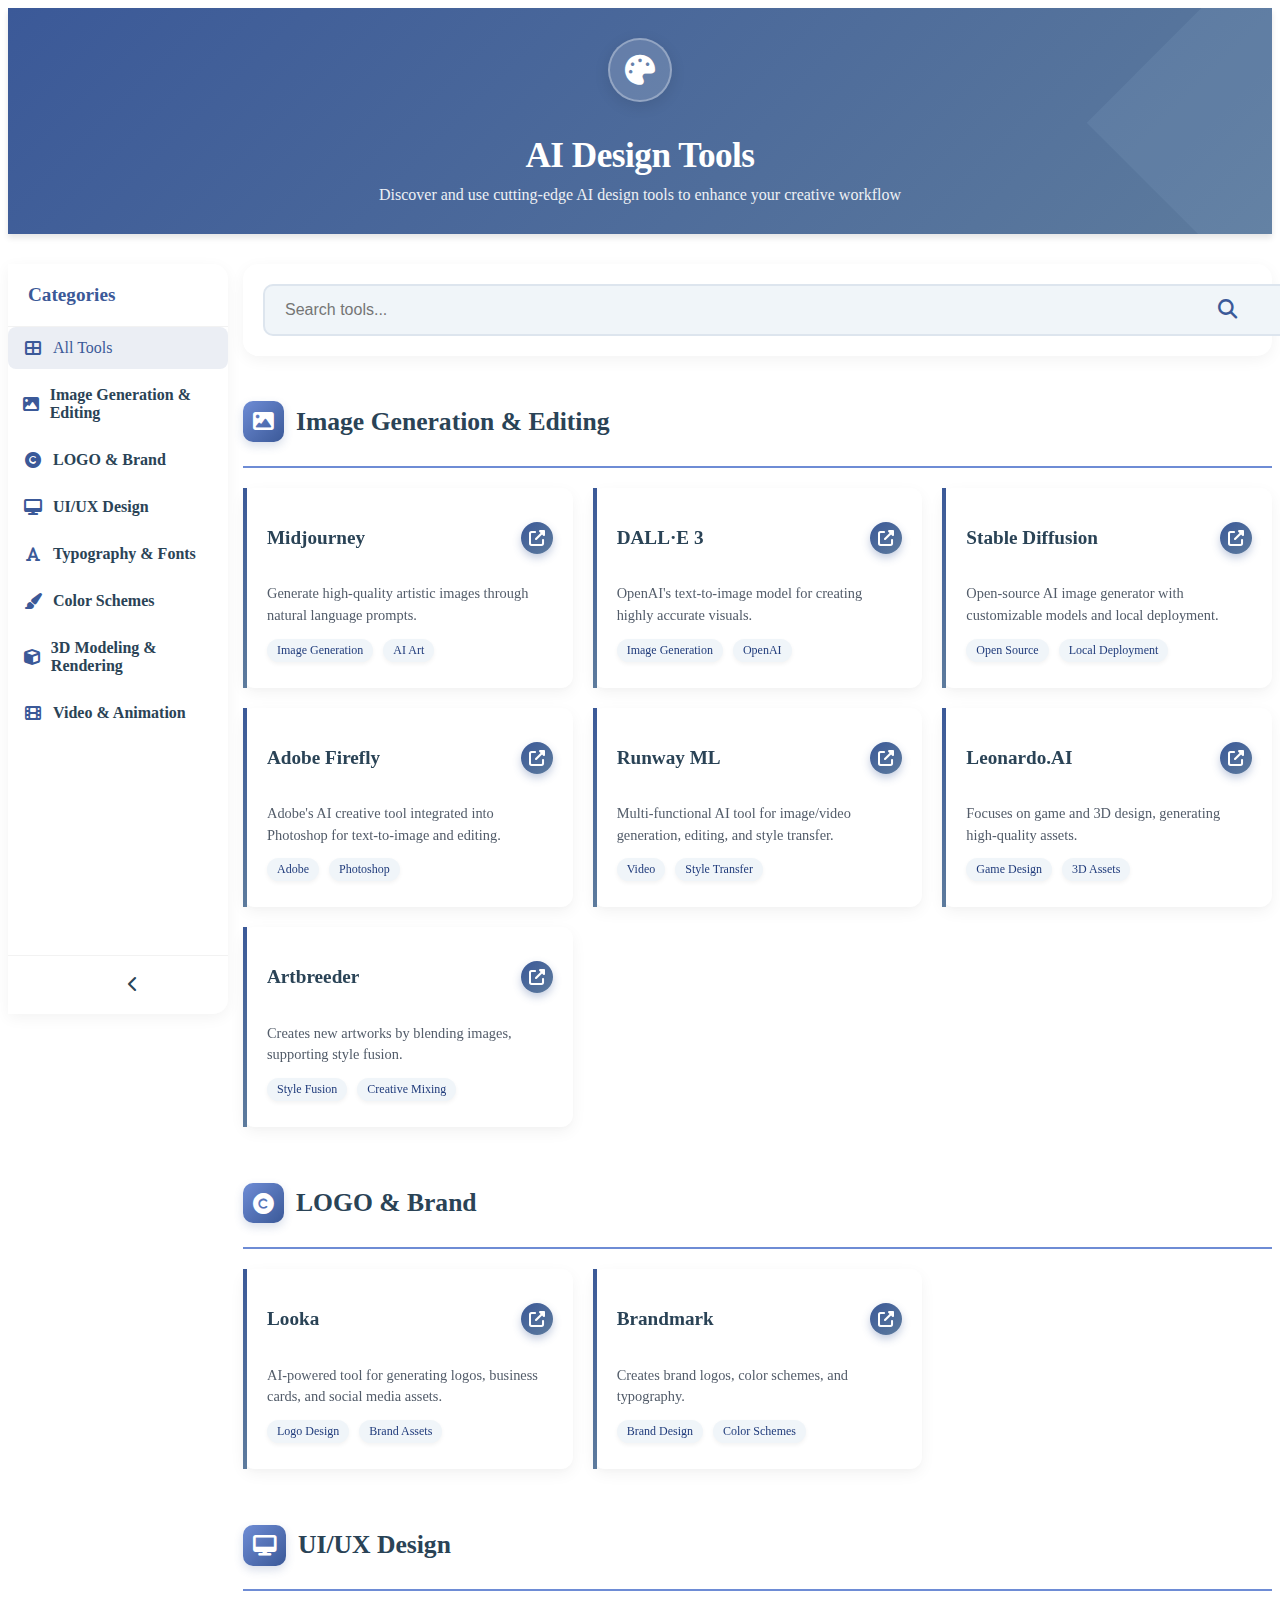
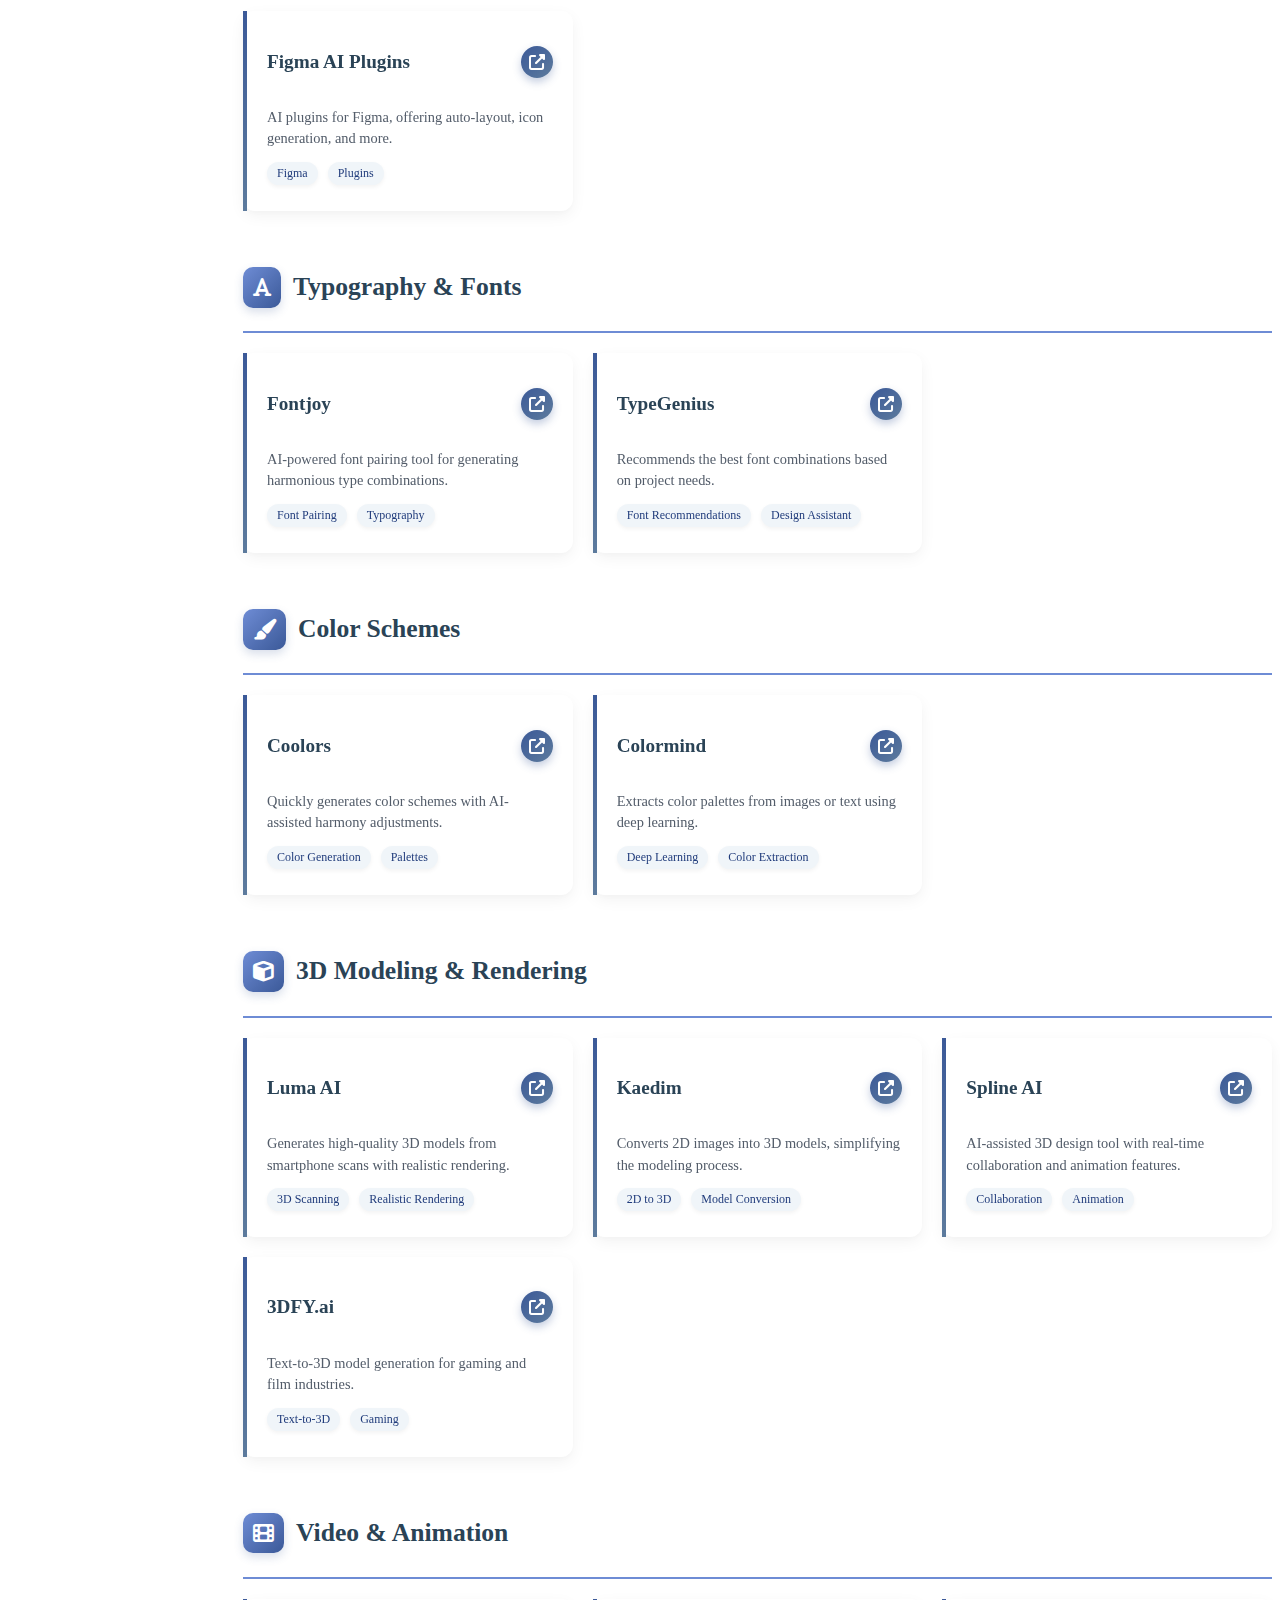
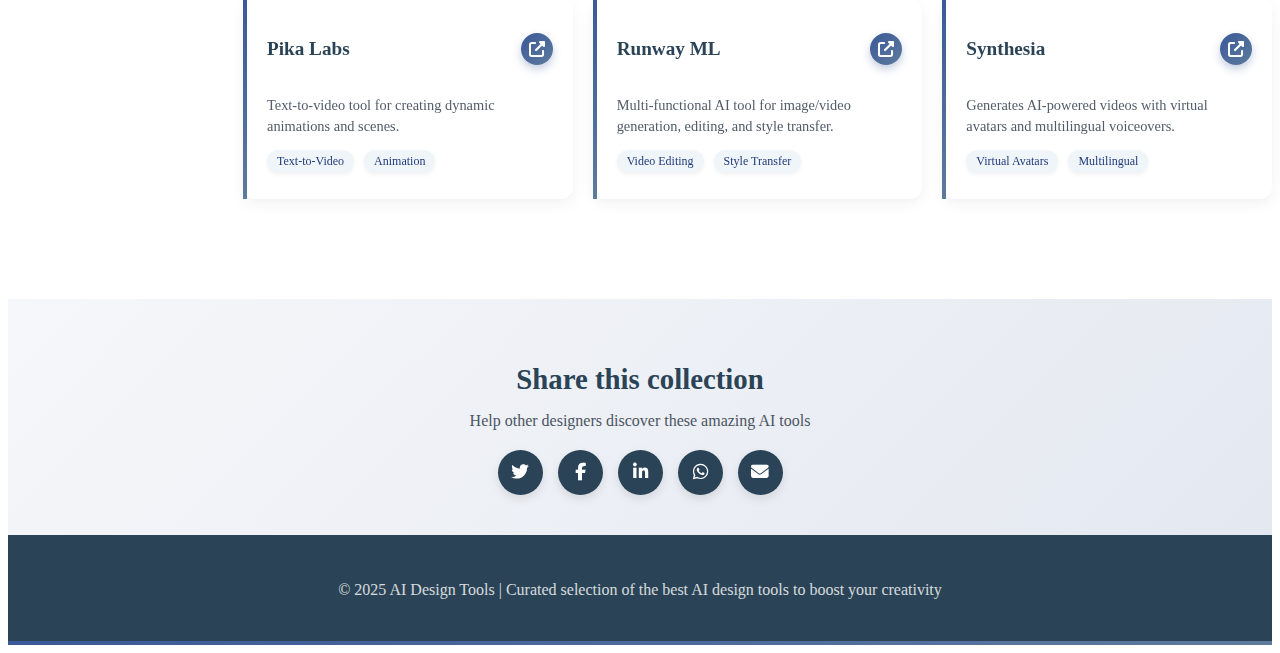
<file: index.html>
<!DOCTYPE html>
<html lang="en">
<head>
    <meta charset="UTF-8">
    <meta name="viewport" content="width=device-width, initial-scale=1.0">
    <title>AI Design Tools - AI Tools for Designers</title>
    <link rel="stylesheet" href="styles.css">
    <link rel="stylesheet" href="https://cdnjs.cloudflare.com/ajax/libs/font-awesome/6.4.0/css/all.min.css">
    <link href="https://fonts.googleapis.com/css2?family=Noto+Sans:wght@300;400;500;700&display=swap" rel="stylesheet">
</head>
<body>
    <header>
        <div class="container">
            <div class="header-content">
                <div class="logo">
                    <i class="fas fa-palette"></i>
                </div>
                <h1>AI Design Tools</h1>
                <p>Discover and use cutting-edge AI design tools to enhance your creative workflow</p>
            </div>
        </div>
    </header>

    <div class="page-container">
        <!-- Category Navigation Sidebar -->
        <aside class="sidebar">
            <div class="sidebar-header">
                <h3>Categories</h3>
            </div>
            <nav class="sidebar-nav">
                <ul>
                    <li><a href="#all" class="active"><i class="fas fa-th-large"></i> All Tools</a></li>
                    <li><a href="#image-generation"><i class="fas fa-image"></i> Image Generation & Editing</a></li>
                    <li><a href="#logo-brand"><i class="fas fa-copyright"></i> LOGO & Brand</a></li>
                    <li><a href="#ui-ux"><i class="fas fa-desktop"></i> UI/UX Design</a></li>
                    <li><a href="#typography"><i class="fas fa-font"></i> Typography & Fonts</a></li>
                    <li><a href="#color-schemes"><i class="fas fa-paint-brush"></i> Color Schemes</a></li>
                    <li><a href="#3d-modeling"><i class="fas fa-cube"></i> 3D Modeling & Rendering</a></li>
                    <li><a href="#video-animation"><i class="fas fa-film"></i> Video & Animation</a></li>
                </ul>
            </nav>
            <div class="sidebar-footer">
                <button id="toggleSidebar" class="toggle-btn">
                    <i class="fas fa-chevron-left"></i>
                </button>
            </div>
        </aside>

        <!-- Main Content Area -->
        <main class="main-content">
            <div class="search-container">
                <input type="text" id="searchInput" placeholder="Search tools...">
                <i class="fas fa-search"></i>
            </div>

            <section class="category" id="image-generation">
                <div class="category-header">
                    <i class="fas fa-image"></i>
                    <h2>Image Generation & Editing</h2>
                </div>
                <div class="tools-grid">
                    <div class="tool-card">
                        <div class="tool-header">
                            <a href="https://midjourney.com" target="_blank">
                                <h3>Midjourney</h3>
                            </a>
                            <a href="https://midjourney.com" target="_blank" class="visit-btn"><i class="fas fa-external-link-alt"></i></a>
                        </div>
                        <p>Generate high-quality artistic images through natural language prompts.</p>
                        <div class="tool-tags">
                            <span>Image Generation</span>
                            <span>AI Art</span>
                        </div>
                    </div>
                    <div class="tool-card">
                        <div class="tool-header">
                            <a href="https://labs.openai.com" target="_blank">
                                <h3>DALL·E 3</h3>
                            </a>
                            <a href="https://labs.openai.com" target="_blank" class="visit-btn"><i class="fas fa-external-link-alt"></i></a>
                        </div>
                        <p>OpenAI's text-to-image model for creating highly accurate visuals.</p>
                        <div class="tool-tags">
                            <span>Image Generation</span>
                            <span>OpenAI</span>
                        </div>
                    </div>
                    <div class="tool-card">
                        <div class="tool-header">
                            <a href="https://stability.ai" target="_blank">
                                <h3>Stable Diffusion</h3>
                            </a>
                            <a href="https://stability.ai" target="_blank" class="visit-btn"><i class="fas fa-external-link-alt"></i></a>
                        </div>
                        <p>Open-source AI image generator with customizable models and local deployment.</p>
                        <div class="tool-tags">
                            <span>Open Source</span>
                            <span>Local Deployment</span>
                        </div>
                    </div>
                    <div class="tool-card">
                        <div class="tool-header">
                            <a href="https://adobe.com/firefly" target="_blank">
                                <h3>Adobe Firefly</h3>
                            </a>
                            <a href="https://adobe.com/firefly" target="_blank" class="visit-btn"><i class="fas fa-external-link-alt"></i></a>
                        </div>
                        <p>Adobe's AI creative tool integrated into Photoshop for text-to-image and editing.</p>
                        <div class="tool-tags">
                            <span>Adobe</span>
                            <span>Photoshop</span>
                        </div>
                    </div>
                    <div class="tool-card">
                        <div class="tool-header">
                            <a href="https://runwayml.com" target="_blank">
                                <h3>Runway ML</h3>
                            </a>
                            <a href="https://runwayml.com" target="_blank" class="visit-btn"><i class="fas fa-external-link-alt"></i></a>
                        </div>
                        <p>Multi-functional AI tool for image/video generation, editing, and style transfer.</p>
                        <div class="tool-tags">
                            <span>Video</span>
                            <span>Style Transfer</span>
                        </div>
                    </div>
                    <div class="tool-card">
                        <div class="tool-header">
                            <a href="https://leonardo.ai" target="_blank">
                                <h3>Leonardo.AI</h3>
                            </a>
                            <a href="https://leonardo.ai" target="_blank" class="visit-btn"><i class="fas fa-external-link-alt"></i></a>
                        </div>
                        <p>Focuses on game and 3D design, generating high-quality assets.</p>
                        <div class="tool-tags">
                            <span>Game Design</span>
                            <span>3D Assets</span>
                        </div>
                    </div>
                    <div class="tool-card">
                        <div class="tool-header">
                            <a href="https://artbreeder.com" target="_blank">
                                <h3>Artbreeder</h3>
                            </a>
                            <a href="https://artbreeder.com" target="_blank" class="visit-btn"><i class="fas fa-external-link-alt"></i></a>
                        </div>
                        <p>Creates new artworks by blending images, supporting style fusion.</p>
                        <div class="tool-tags">
                            <span>Style Fusion</span>
                            <span>Creative Mixing</span>
                        </div>
                    </div>
                </div>
            </section>

            <section class="category" id="logo-brand">
                <div class="category-header">
                    <i class="fas fa-copyright"></i>
                    <h2>LOGO & Brand</h2>
                </div>
                <div class="tools-grid">
                    <!-- LOGO & Brand 分类 -->
                    <div class="tool-card">
                        <div class="tool-header">
                            <a href="https://looka.com" target="_blank">
                                <h3>Looka</h3>
                            </a>
                            <a href="https://looka.com" target="_blank" class="visit-btn"><i class="fas fa-external-link-alt"></i></a>
                        </div>
                        <p>AI-powered tool for generating logos, business cards, and social media assets.</p>
                        <div class="tool-tags">
                            <span>Logo Design</span>
                            <span>Brand Assets</span>
                        </div>
                    </div>
                    <div class="tool-card">
                        <div class="tool-header">
                            <a href="https://brandmark.io" target="_blank">
                                <h3>Brandmark</h3>
                            </a>
                            <a href="https://brandmark.io" target="_blank" class="visit-btn"><i class="fas fa-external-link-alt"></i></a>
                        </div>
                        <p>Creates brand logos, color schemes, and typography.</p>
                        <div class="tool-tags">
                            <span>Brand Design</span>
                            <span>Color Schemes</span>
                        </div>
                    </div>
                </div>
            </section>

            <section class="category" id="ui-ux">
                <div class="category-header">
                    <i class="fas fa-desktop"></i>
                    <h2>UI/UX Design</h2>
                </div>
                <div class="tools-grid">
                    <div class="tool-card">
                        <div class="tool-header">
                            <a href="https://figma.com/community" target="_blank">
                                <h3>Figma AI Plugins</h3>
                            </a>
                            <a href="https://figma.com/community" target="_blank" class="visit-btn"><i class="fas fa-external-link-alt"></i></a>
                        </div>
                        <p>AI plugins for Figma, offering auto-layout, icon generation, and more.</p>
                        <div class="tool-tags">
                            <span>Figma</span>
                            <span>Plugins</span>
                        </div>
                    </div>
                </div>
            </section>

            <section class="category" id="typography">
                <div class="category-header">
                    <i class="fas fa-font"></i>
                    <h2>Typography & Fonts</h2>
                </div>
                <div class="tools-grid">
                    <div class="tool-card">
                        <div class="tool-header">
                            <a href="https://fontjoy.com" target="_blank">
                                <h3>Fontjoy</h3>
                            </a>
                            <a href="https://fontjoy.com" target="_blank" class="visit-btn"><i class="fas fa-external-link-alt"></i></a>
                        </div>
                        <p>AI-powered font pairing tool for generating harmonious type combinations.</p>
                        <div class="tool-tags">
                            <span>Font Pairing</span>
                            <span>Typography</span>
                        </div>
                    </div>
                    <div class="tool-card">
                        <div class="tool-header">
                            <a href="https://typegenius.com" target="_blank">
                                <h3>TypeGenius</h3>
                            </a>
                            <a href="https://typegenius.com" target="_blank" class="visit-btn"><i class="fas fa-external-link-alt"></i></a>
                        </div>
                        <p>Recommends the best font combinations based on project needs.</p>
                        <div class="tool-tags">
                            <span>Font Recommendations</span>
                            <span>Design Assistant</span>
                        </div>
                    </div>
                </div>
            </section>

            <section class="category" id="color-schemes">
                <div class="category-header">
                    <i class="fas fa-paint-brush"></i>
                    <h2>Color Schemes</h2>
                </div>
                <div class="tools-grid">
                    <div class="tool-card">
                        <div class="tool-header">
                            <a href="https://coolors.co" target="_blank">
                                <h3>Coolors</h3>
                            </a>
                            <a href="https://coolors.co" target="_blank" class="visit-btn"><i class="fas fa-external-link-alt"></i></a>
                        </div>
                        <p>Quickly generates color schemes with AI-assisted harmony adjustments.</p>
                        <div class="tool-tags">
                            <span>Color Generation</span>
                            <span>Palettes</span>
                        </div>
                    </div>
                    <div class="tool-card">
                        <div class="tool-header">
                            <a href="https://colormind.io" target="_blank">
                                <h3>Colormind</h3>
                            </a>
                            <a href="https://colormind.io" target="_blank" class="visit-btn"><i class="fas fa-external-link-alt"></i></a>
                        </div>
                        <p>Extracts color palettes from images or text using deep learning.</p>
                        <div class="tool-tags">
                            <span>Deep Learning</span>
                            <span>Color Extraction</span>
                        </div>
                    </div>
                </div>
            </section>

            <section class="category" id="3d-modeling">
                <div class="category-header">
                    <i class="fas fa-cube"></i>
                    <h2>3D Modeling & Rendering</h2>
                </div>
                <div class="tools-grid">
                    <div class="tool-card">
                        <div class="tool-header">
                            <a href="https://lumalabs.ai" target="_blank">
                                <h3>Luma AI</h3>
                            </a>
                            <a href="https://lumalabs.ai" target="_blank" class="visit-btn"><i class="fas fa-external-link-alt"></i></a>
                        </div>
                        <p>Generates high-quality 3D models from smartphone scans with realistic rendering.</p>
                        <div class="tool-tags">
                            <span>3D Scanning</span>
                            <span>Realistic Rendering</span>
                        </div>
                    </div>
                    <div class="tool-card">
                        <div class="tool-header">
                            <a href="https://kaedim3d.com" target="_blank">
                                <h3>Kaedim</h3>
                            </a>
                            <a href="https://kaedim3d.com" target="_blank" class="visit-btn"><i class="fas fa-external-link-alt"></i></a>
                        </div>
                        <p>Converts 2D images into 3D models, simplifying the modeling process.</p>
                        <div class="tool-tags">
                            <span>2D to 3D</span>
                            <span>Model Conversion</span>
                        </div>
                    </div>
                    <div class="tool-card">
                        <div class="tool-header">
                            <a href="https://spline.design" target="_blank">
                                <h3>Spline AI</h3>
                            </a>
                            <a href="https://spline.design" target="_blank" class="visit-btn"><i class="fas fa-external-link-alt"></i></a>
                        </div>
                        <p>AI-assisted 3D design tool with real-time collaboration and animation features.</p>
                        <div class="tool-tags">
                            <span>Collaboration</span>
                            <span>Animation</span>
                        </div>
                    </div>
                    <div class="tool-card">
                        <div class="tool-header">
                            <a href="https://3dfy.ai" target="_blank">
                                <h3>3DFY.ai</h3>
                            </a>
                            <a href="https://3dfy.ai" target="_blank" class="visit-btn"><i class="fas fa-external-link-alt"></i></a>
                        </div>
                        <p>Text-to-3D model generation for gaming and film industries.</p>
                        <div class="tool-tags">
                            <span>Text-to-3D</span>
                            <span>Gaming</span>
                        </div>
                    </div>
                </div>
            </section>

            <section class="category" id="video-animation">
                <div class="category-header">
                    <i class="fas fa-film"></i>
                    <h2>Video & Animation</h2>
                </div>
                <div class="tools-grid">
                    <div class="tool-card">
                        <div class="tool-header">
                            <a href="https://pika.art" target="_blank">
                                <h3>Pika Labs</h3>
                            </a>
                            <a href="https://pika.art" target="_blank" class="visit-btn"><i class="fas fa-external-link-alt"></i></a>
                        </div>
                        <p>Text-to-video tool for creating dynamic animations and scenes.</p>
                        <div class="tool-tags">
                            <span>Text-to-Video</span>
                            <span>Animation</span>
                        </div>
                    </div>
                    <div class="tool-card">
                        <div class="tool-header">
                            <a href="https://runwayml.com" target="_blank">
                                <h3>Runway ML</h3>
                            </a>
                            <a href="https://runwayml.com" target="_blank" class="visit-btn"><i class="fas fa-external-link-alt"></i></a>
                        </div>
                        <p>Multi-functional AI tool for image/video generation, editing, and style transfer.</p>
                        <div class="tool-tags">
                            <span>Video Editing</span>
                            <span>Style Transfer</span>
                        </div>
                    </div>
                    <div class="tool-card">
                        <div class="tool-header">
                            <a href="https://synthesia.io" target="_blank">
                                <h3>Synthesia</h3>
                            </a>
                            <a href="https://synthesia.io" target="_blank" class="visit-btn"><i class="fas fa-external-link-alt"></i></a>
                        </div>
                        <p>Generates AI-powered videos with virtual avatars and multilingual voiceovers.</p>
                        <div class="tool-tags">
                            <span>Virtual Avatars</span>
                            <span>Multilingual</span>
                        </div>
                    </div>
                </div>
            </section>
        </main>
    </div>

    <!-- 社交分享区域 -->
    <section class="share-section">
        <div class="container">
            <div class="share-content">
                <h2>Share this collection</h2>
                <p>Help other designers discover these amazing AI tools</p>
                <div class="share-buttons">
                    <a href="https://twitter.com/intent/tweet?url=https://aidesigntools.com&text=Check out this amazing collection of AI tools for designers!" target="_blank" class="share-btn twitter">
                        <i class="fab fa-twitter"></i>
                    </a>
                    <a href="https://www.facebook.com/sharer/sharer.php?u=https://aidesigntools.com" target="_blank" class="share-btn facebook">
                        <i class="fab fa-facebook-f"></i>
                    </a>
                    <a href="https://www.linkedin.com/shareArticle?mini=true&url=https://aidesigntools.com&title=AI Design Tools&summary=A curated collection of AI tools for designers" target="_blank" class="share-btn linkedin">
                        <i class="fab fa-linkedin-in"></i>
                    </a>
                    <a href="https://api.whatsapp.com/send?text=Check out this amazing collection of AI tools for designers: https://aidesigntools.com" target="_blank" class="share-btn whatsapp">
                        <i class="fab fa-whatsapp"></i>
                    </a>
                    <a href="mailto:?subject=AI Design Tools Collection&body=Check out this amazing collection of AI tools for designers: https://aidesigntools.com" class="share-btn email">
                        <i class="fas fa-envelope"></i>
                    </a>
                </div>
            </div>
        </div>
    </section>

    <footer>
        <div class="container">
            <p>&copy; 2025 AI Design Tools | Curated selection of the best AI design tools to boost your creativity</p>
        </div>
    </footer>

    <script src="script.js"></script>
</body>
</html>
</file>
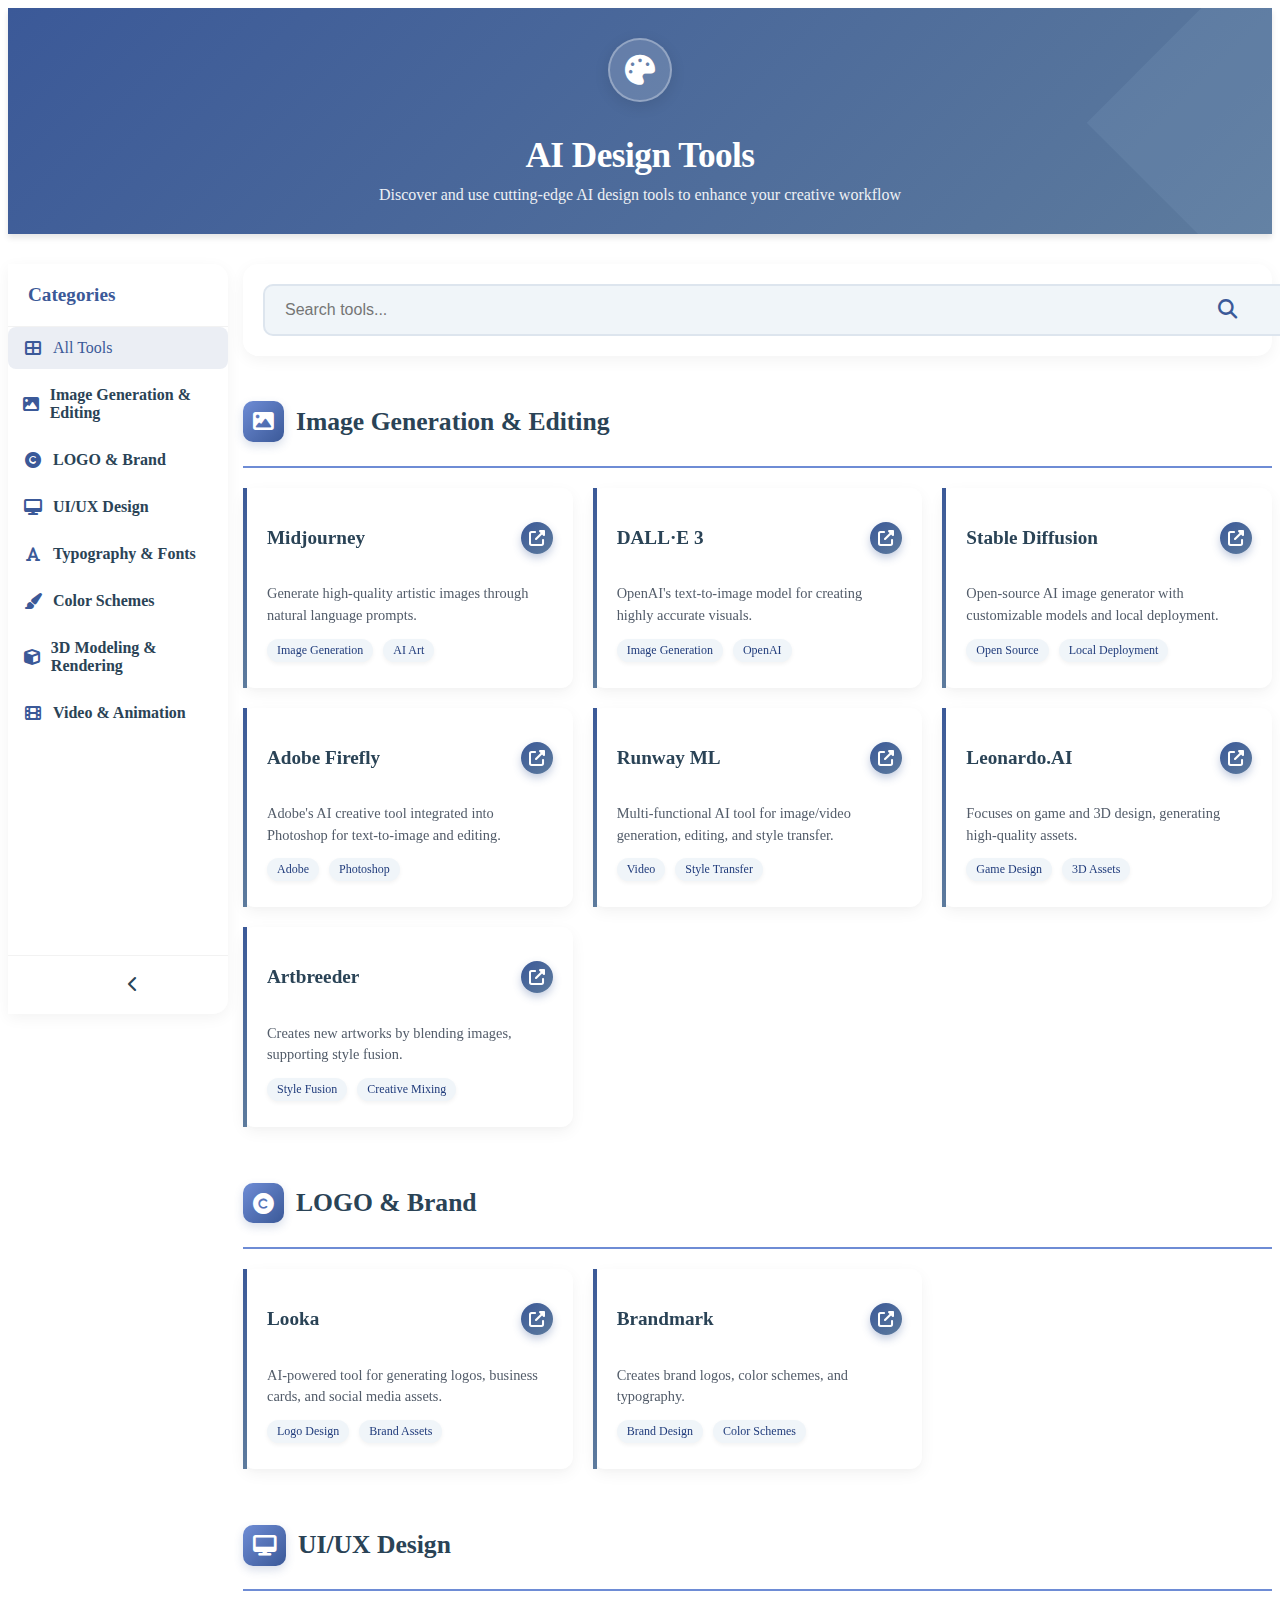
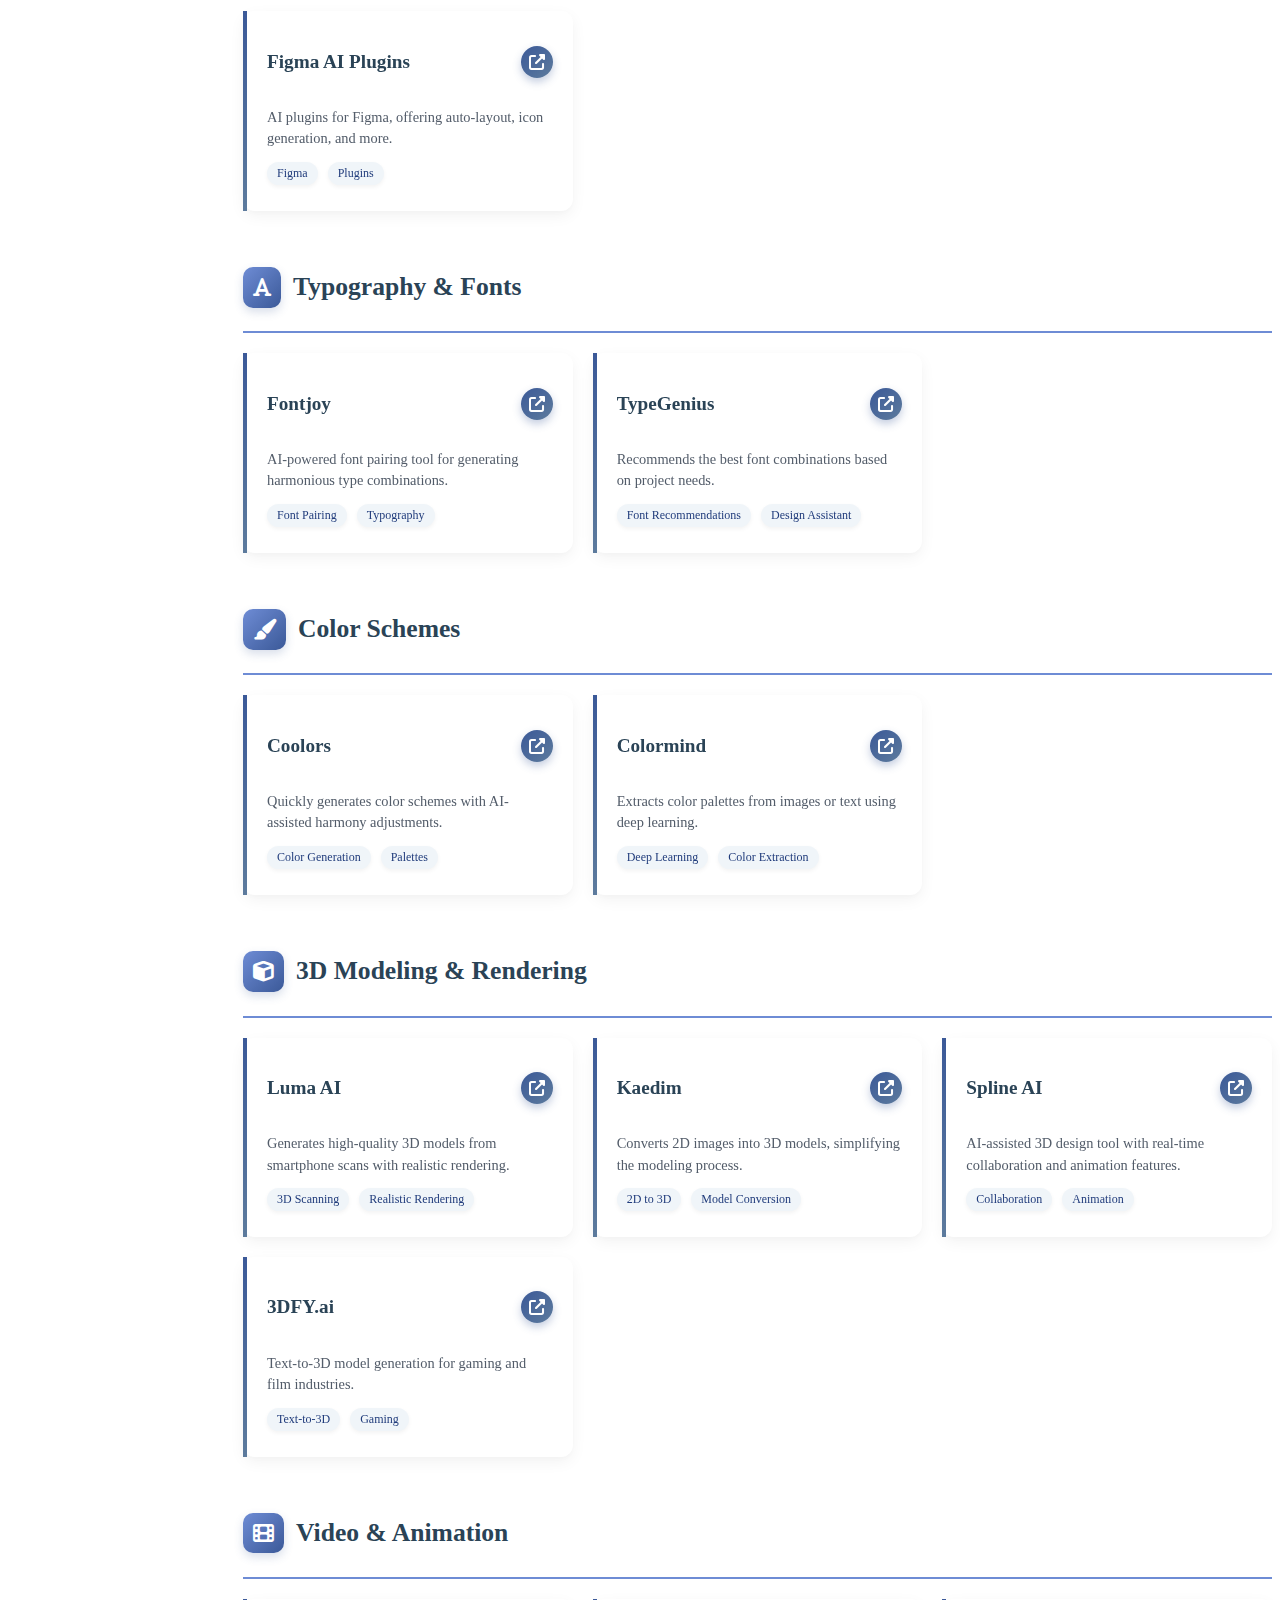
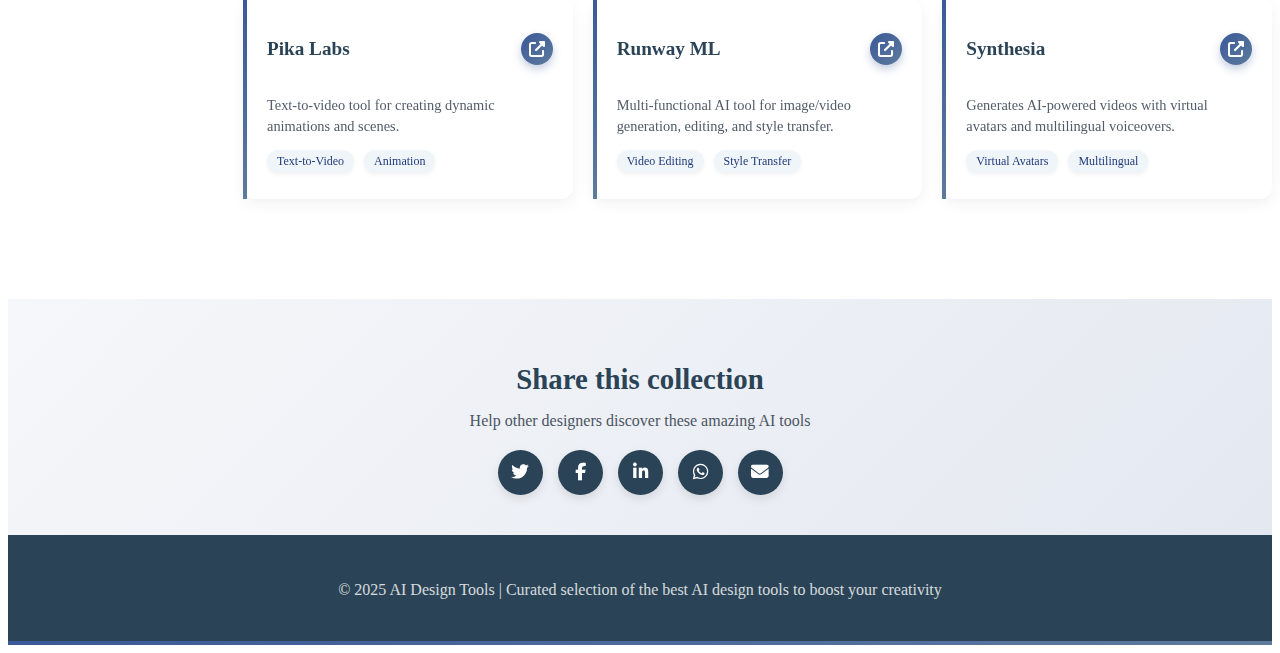
<file: AIDesignTools website.html>
<!DOCTYPE html>
<html lang="en">
<head>
    <meta charset="UTF-8">
    <meta name="viewport" content="width=device-width, initial-scale=1.0">
    <title>AI Design Tools - AI Tools for Designers</title>
    <link rel="stylesheet" href="styles.css">
    <link rel="stylesheet" href="https://cdnjs.cloudflare.com/ajax/libs/font-awesome/6.4.0/css/all.min.css">
    <link href="https://fonts.googleapis.com/css2?family=Noto+Sans:wght@300;400;500;700&display=swap" rel="stylesheet">
</head>
<body>
    <header>
        <div class="container">
            <div class="header-content">
                <div class="logo">
                    <i class="fas fa-palette"></i>
                </div>
                <h1>AI Design Tools</h1>
                <p>Discover and use cutting-edge AI design tools to enhance your creative workflow</p>
            </div>
        </div>
    </header>

    <div class="page-container">
        <!-- Category Navigation Sidebar -->
        <aside class="sidebar">
            <div class="sidebar-header">
                <h3>Categories</h3>
            </div>
            <nav class="sidebar-nav">
                <ul>
                    <li><a href="#all" class="active"><i class="fas fa-th-large"></i> All Tools</a></li>
                    <li><a href="#image-generation"><i class="fas fa-image"></i> Image Generation & Editing</a></li>
                    <li><a href="#logo-brand"><i class="fas fa-copyright"></i> LOGO & Brand</a></li>
                    <li><a href="#ui-ux"><i class="fas fa-desktop"></i> UI/UX Design</a></li>
                    <li><a href="#typography"><i class="fas fa-font"></i> Typography & Fonts</a></li>
                    <li><a href="#color-schemes"><i class="fas fa-paint-brush"></i> Color Schemes</a></li>
                    <li><a href="#3d-modeling"><i class="fas fa-cube"></i> 3D Modeling & Rendering</a></li>
                    <li><a href="#video-animation"><i class="fas fa-film"></i> Video & Animation</a></li>
                </ul>
            </nav>
            <div class="sidebar-footer">
                <button id="toggleSidebar" class="toggle-btn">
                    <i class="fas fa-chevron-left"></i>
                </button>
            </div>
        </aside>

        <!-- Main Content Area -->
        <main class="main-content">
            <div class="search-container">
                <input type="text" id="searchInput" placeholder="Search tools...">
                <i class="fas fa-search"></i>
            </div>

            <section class="category" id="image-generation">
                <div class="category-header">
                    <i class="fas fa-image"></i>
                    <h2>Image Generation & Editing</h2>
                </div>
                <div class="tools-grid">
                    <div class="tool-card">
                        <div class="tool-header">
                            <a href="https://midjourney.com" target="_blank">
                                <h3>Midjourney</h3>
                            </a>
                            <a href="https://midjourney.com" target="_blank" class="visit-btn"><i class="fas fa-external-link-alt"></i></a>
                        </div>
                        <p>Generate high-quality artistic images through natural language prompts.</p>
                        <div class="tool-tags">
                            <span>Image Generation</span>
                            <span>AI Art</span>
                        </div>
                    </div>
                    <div class="tool-card">
                        <div class="tool-header">
                            <a href="https://labs.openai.com" target="_blank">
                                <h3>DALL·E 3</h3>
                            </a>
                            <a href="https://labs.openai.com" target="_blank" class="visit-btn"><i class="fas fa-external-link-alt"></i></a>
                        </div>
                        <p>OpenAI's text-to-image model for creating highly accurate visuals.</p>
                        <div class="tool-tags">
                            <span>Image Generation</span>
                            <span>OpenAI</span>
                        </div>
                    </div>
                    <div class="tool-card">
                        <div class="tool-header">
                            <a href="https://stability.ai" target="_blank">
                                <h3>Stable Diffusion</h3>
                            </a>
                            <a href="https://stability.ai" target="_blank" class="visit-btn"><i class="fas fa-external-link-alt"></i></a>
                        </div>
                        <p>Open-source AI image generator with customizable models and local deployment.</p>
                        <div class="tool-tags">
                            <span>Open Source</span>
                            <span>Local Deployment</span>
                        </div>
                    </div>
                    <div class="tool-card">
                        <div class="tool-header">
                            <a href="https://adobe.com/firefly" target="_blank">
                                <h3>Adobe Firefly</h3>
                            </a>
                            <a href="https://adobe.com/firefly" target="_blank" class="visit-btn"><i class="fas fa-external-link-alt"></i></a>
                        </div>
                        <p>Adobe's AI creative tool integrated into Photoshop for text-to-image and editing.</p>
                        <div class="tool-tags">
                            <span>Adobe</span>
                            <span>Photoshop</span>
                        </div>
                    </div>
                    <div class="tool-card">
                        <div class="tool-header">
                            <a href="https://runwayml.com" target="_blank">
                                <h3>Runway ML</h3>
                            </a>
                            <a href="https://runwayml.com" target="_blank" class="visit-btn"><i class="fas fa-external-link-alt"></i></a>
                        </div>
                        <p>Multi-functional AI tool for image/video generation, editing, and style transfer.</p>
                        <div class="tool-tags">
                            <span>Video</span>
                            <span>Style Transfer</span>
                        </div>
                    </div>
                    <div class="tool-card">
                        <div class="tool-header">
                            <a href="https://leonardo.ai" target="_blank">
                                <h3>Leonardo.AI</h3>
                            </a>
                            <a href="https://leonardo.ai" target="_blank" class="visit-btn"><i class="fas fa-external-link-alt"></i></a>
                        </div>
                        <p>Focuses on game and 3D design, generating high-quality assets.</p>
                        <div class="tool-tags">
                            <span>Game Design</span>
                            <span>3D Assets</span>
                        </div>
                    </div>
                    <div class="tool-card">
                        <div class="tool-header">
                            <a href="https://artbreeder.com" target="_blank">
                                <h3>Artbreeder</h3>
                            </a>
                            <a href="https://artbreeder.com" target="_blank" class="visit-btn"><i class="fas fa-external-link-alt"></i></a>
                        </div>
                        <p>Creates new artworks by blending images, supporting style fusion.</p>
                        <div class="tool-tags">
                            <span>Style Fusion</span>
                            <span>Creative Mixing</span>
                        </div>
                    </div>
                </div>
            </section>

            <section class="category" id="logo-brand">
                <div class="category-header">
                    <i class="fas fa-copyright"></i>
                    <h2>LOGO & Brand</h2>
                </div>
                <div class="tools-grid">
                    <!-- LOGO & Brand 分类 -->
                    <div class="tool-card">
                        <div class="tool-header">
                            <a href="https://looka.com" target="_blank">
                                <h3>Looka</h3>
                            </a>
                            <a href="https://looka.com" target="_blank" class="visit-btn"><i class="fas fa-external-link-alt"></i></a>
                        </div>
                        <p>AI-powered tool for generating logos, business cards, and social media assets.</p>
                        <div class="tool-tags">
                            <span>Logo Design</span>
                            <span>Brand Assets</span>
                        </div>
                    </div>
                    <div class="tool-card">
                        <div class="tool-header">
                            <a href="https://brandmark.io" target="_blank">
                                <h3>Brandmark</h3>
                            </a>
                            <a href="https://brandmark.io" target="_blank" class="visit-btn"><i class="fas fa-external-link-alt"></i></a>
                        </div>
                        <p>Creates brand logos, color schemes, and typography.</p>
                        <div class="tool-tags">
                            <span>Brand Design</span>
                            <span>Color Schemes</span>
                        </div>
                    </div>
                </div>
            </section>

            <section class="category" id="ui-ux">
                <div class="category-header">
                    <i class="fas fa-desktop"></i>
                    <h2>UI/UX Design</h2>
                </div>
                <div class="tools-grid">
                    <div class="tool-card">
                        <div class="tool-header">
                            <a href="https://figma.com/community" target="_blank">
                                <h3>Figma AI Plugins</h3>
                            </a>
                            <a href="https://figma.com/community" target="_blank" class="visit-btn"><i class="fas fa-external-link-alt"></i></a>
                        </div>
                        <p>AI plugins for Figma, offering auto-layout, icon generation, and more.</p>
                        <div class="tool-tags">
                            <span>Figma</span>
                            <span>Plugins</span>
                        </div>
                    </div>
                </div>
            </section>

            <section class="category" id="typography">
                <div class="category-header">
                    <i class="fas fa-font"></i>
                    <h2>Typography & Fonts</h2>
                </div>
                <div class="tools-grid">
                    <div class="tool-card">
                        <div class="tool-header">
                            <a href="https://fontjoy.com" target="_blank">
                                <h3>Fontjoy</h3>
                            </a>
                            <a href="https://fontjoy.com" target="_blank" class="visit-btn"><i class="fas fa-external-link-alt"></i></a>
                        </div>
                        <p>AI-powered font pairing tool for generating harmonious type combinations.</p>
                        <div class="tool-tags">
                            <span>Font Pairing</span>
                            <span>Typography</span>
                        </div>
                    </div>
                    <div class="tool-card">
                        <div class="tool-header">
                            <a href="https://typegenius.com" target="_blank">
                                <h3>TypeGenius</h3>
                            </a>
                            <a href="https://typegenius.com" target="_blank" class="visit-btn"><i class="fas fa-external-link-alt"></i></a>
                        </div>
                        <p>Recommends the best font combinations based on project needs.</p>
                        <div class="tool-tags">
                            <span>Font Recommendations</span>
                            <span>Design Assistant</span>
                        </div>
                    </div>
                </div>
            </section>

            <section class="category" id="color-schemes">
                <div class="category-header">
                    <i class="fas fa-paint-brush"></i>
                    <h2>Color Schemes</h2>
                </div>
                <div class="tools-grid">
                    <div class="tool-card">
                        <div class="tool-header">
                            <a href="https://coolors.co" target="_blank">
                                <h3>Coolors</h3>
                            </a>
                            <a href="https://coolors.co" target="_blank" class="visit-btn"><i class="fas fa-external-link-alt"></i></a>
                        </div>
                        <p>Quickly generates color schemes with AI-assisted harmony adjustments.</p>
                        <div class="tool-tags">
                            <span>Color Generation</span>
                            <span>Palettes</span>
                        </div>
                    </div>
                    <div class="tool-card">
                        <div class="tool-header">
                            <a href="https://colormind.io" target="_blank">
                                <h3>Colormind</h3>
                            </a>
                            <a href="https://colormind.io" target="_blank" class="visit-btn"><i class="fas fa-external-link-alt"></i></a>
                        </div>
                        <p>Extracts color palettes from images or text using deep learning.</p>
                        <div class="tool-tags">
                            <span>Deep Learning</span>
                            <span>Color Extraction</span>
                        </div>
                    </div>
                </div>
            </section>

            <section class="category" id="3d-modeling">
                <div class="category-header">
                    <i class="fas fa-cube"></i>
                    <h2>3D Modeling & Rendering</h2>
                </div>
                <div class="tools-grid">
                    <div class="tool-card">
                        <div class="tool-header">
                            <a href="https://lumalabs.ai" target="_blank">
                                <h3>Luma AI</h3>
                            </a>
                            <a href="https://lumalabs.ai" target="_blank" class="visit-btn"><i class="fas fa-external-link-alt"></i></a>
                        </div>
                        <p>Generates high-quality 3D models from smartphone scans with realistic rendering.</p>
                        <div class="tool-tags">
                            <span>3D Scanning</span>
                            <span>Realistic Rendering</span>
                        </div>
                    </div>
                    <div class="tool-card">
                        <div class="tool-header">
                            <a href="https://kaedim3d.com" target="_blank">
                                <h3>Kaedim</h3>
                            </a>
                            <a href="https://kaedim3d.com" target="_blank" class="visit-btn"><i class="fas fa-external-link-alt"></i></a>
                        </div>
                        <p>Converts 2D images into 3D models, simplifying the modeling process.</p>
                        <div class="tool-tags">
                            <span>2D to 3D</span>
                            <span>Model Conversion</span>
                        </div>
                    </div>
                    <div class="tool-card">
                        <div class="tool-header">
                            <a href="https://spline.design" target="_blank">
                                <h3>Spline AI</h3>
                            </a>
                            <a href="https://spline.design" target="_blank" class="visit-btn"><i class="fas fa-external-link-alt"></i></a>
                        </div>
                        <p>AI-assisted 3D design tool with real-time collaboration and animation features.</p>
                        <div class="tool-tags">
                            <span>Collaboration</span>
                            <span>Animation</span>
                        </div>
                    </div>
                    <div class="tool-card">
                        <div class="tool-header">
                            <a href="https://3dfy.ai" target="_blank">
                                <h3>3DFY.ai</h3>
                            </a>
                            <a href="https://3dfy.ai" target="_blank" class="visit-btn"><i class="fas fa-external-link-alt"></i></a>
                        </div>
                        <p>Text-to-3D model generation for gaming and film industries.</p>
                        <div class="tool-tags">
                            <span>Text-to-3D</span>
                            <span>Gaming</span>
                        </div>
                    </div>
                </div>
            </section>

            <section class="category" id="video-animation">
                <div class="category-header">
                    <i class="fas fa-film"></i>
                    <h2>Video & Animation</h2>
                </div>
                <div class="tools-grid">
                    <div class="tool-card">
                        <div class="tool-header">
                            <a href="https://pika.art" target="_blank">
                                <h3>Pika Labs</h3>
                            </a>
                            <a href="https://pika.art" target="_blank" class="visit-btn"><i class="fas fa-external-link-alt"></i></a>
                        </div>
                        <p>Text-to-video tool for creating dynamic animations and scenes.</p>
                        <div class="tool-tags">
                            <span>Text-to-Video</span>
                            <span>Animation</span>
                        </div>
                    </div>
                    <div class="tool-card">
                        <div class="tool-header">
                            <a href="https://runwayml.com" target="_blank">
                                <h3>Runway ML</h3>
                            </a>
                            <a href="https://runwayml.com" target="_blank" class="visit-btn"><i class="fas fa-external-link-alt"></i></a>
                        </div>
                        <p>Multi-functional AI tool for image/video generation, editing, and style transfer.</p>
                        <div class="tool-tags">
                            <span>Video Editing</span>
                            <span>Style Transfer</span>
                        </div>
                    </div>
                    <div class="tool-card">
                        <div class="tool-header">
                            <a href="https://synthesia.io" target="_blank">
                                <h3>Synthesia</h3>
                            </a>
                            <a href="https://synthesia.io" target="_blank" class="visit-btn"><i class="fas fa-external-link-alt"></i></a>
                        </div>
                        <p>Generates AI-powered videos with virtual avatars and multilingual voiceovers.</p>
                        <div class="tool-tags">
                            <span>Virtual Avatars</span>
                            <span>Multilingual</span>
                        </div>
                    </div>
                </div>
            </section>
        </main>
    </div>

    <!-- 社交分享区域 -->
    <section class="share-section">
        <div class="container">
            <div class="share-content">
                <h2>Share this collection</h2>
                <p>Help other designers discover these amazing AI tools</p>
                <div class="share-buttons">
                    <a href="https://twitter.com/intent/tweet?url=https://aidesigntools.com&text=Check out this amazing collection of AI tools for designers!" target="_blank" class="share-btn twitter">
                        <i class="fab fa-twitter"></i>
                    </a>
                    <a href="https://www.facebook.com/sharer/sharer.php?u=https://aidesigntools.com" target="_blank" class="share-btn facebook">
                        <i class="fab fa-facebook-f"></i>
                    </a>
                    <a href="https://www.linkedin.com/shareArticle?mini=true&url=https://aidesigntools.com&title=AI Design Tools&summary=A curated collection of AI tools for designers" target="_blank" class="share-btn linkedin">
                        <i class="fab fa-linkedin-in"></i>
                    </a>
                    <a href="https://api.whatsapp.com/send?text=Check out this amazing collection of AI tools for designers: https://aidesigntools.com" target="_blank" class="share-btn whatsapp">
                        <i class="fab fa-whatsapp"></i>
                    </a>
                    <a href="mailto:?subject=AI Design Tools Collection&body=Check out this amazing collection of AI tools for designers: https://aidesigntools.com" class="share-btn email">
                        <i class="fas fa-envelope"></i>
                    </a>
                </div>
            </div>
        </div>
    </section>

    <footer>
        <div class="container">
            <p>&copy; 2025 AI Design Tools | Curated selection of the best AI design tools to boost your creativity</p>
        </div>
    </footer>

    <script src="script.js"></script>
</body>
</html>
</file>
<file: styles.css>
/* 滚动到顶部按钮 */
.scroll-top-btn {
    position: fixed;
    bottom: 30px;
    right: 30px;
    width: 50px;
    height: 50px;
    border-radius: 50%;
    background: linear-gradient(135deg, var(--primary-color), var(--secondary-color));
    color: white;
    border: none;
    box-shadow: 0 4px 15px rgba(0, 0, 0, 0.15);
    cursor: pointer;
    display: flex;
    align-items: center;
    justify-content: center;
    font-size: 1.2rem;
    opacity: 0;
    visibility: hidden;
    transform: translateY(20px);
    transition: all 0.3s ease;
    z-index: 1000;
}

.scroll-top-btn.show {
    opacity: 1;
    visibility: visible;
    transform: translateY(0);
}

.scroll-top-btn:hover {
    transform: translateY(-5px);
    box-shadow: 0 6px 20px rgba(0, 0, 0, 0.2);
}

/* 侧边栏折叠状态 */
.sidebar.collapsed {
    width: 60px;
}

.sidebar.collapsed .sidebar-header h3,
.sidebar.collapsed .sidebar-nav a span {
    display: none;
}

.sidebar.collapsed .sidebar-nav a {
    justify-content: center;
    padding: 15px 0;
}

.sidebar.collapsed .sidebar-nav i {
    margin-right: 0;
    font-size: 1.2rem;
}

.main-content.expanded {
    margin-left: 0;
}

@media (min-width: 993px) {
    .main-content {
        transition: margin-left 0.3s ease;
    }
    
    .sidebar.collapsed + .main-content {
        margin-left: -190px;
    }
}

/* 继续完善AI设计工具导航站

我将继续完善CSS样式和JavaScript功能，让网站更具设计感和交互性。

## 完善CSS样式 */
/* 接上文样式 */
header {
    background: linear-gradient(135deg, var(--primary-color), var(--secondary-color));
    color: white;
    padding: 30px 0; /* 从40px减少到30px */
    text-align: center;
    margin-bottom: 30px; /* 从40px减少到30px */
    box-shadow: 0 4px 6px rgba(0, 0, 0, 0.1);
    position: relative;
    overflow: hidden;
}

header::before {
    content: '';
    position: absolute;
    top: 0;
    right: 0;
    width: 300px;
    height: 300px;
    background: var(--accent-color);
    transform: rotate(45deg) translate(100px, -150px);
    opacity: 0.1;
}

.header-content {
    position: relative;
    z-index: 2;
}

.logo {
    display: inline-flex;
    align-items: center;
    justify-content: center;
    width: 60px; /* 从70px减少到60px */
    height: 60px; /* 从70px减少到60px */
    background: rgba(255, 255, 255, 0.15);
    border-radius: 50%;
    margin-bottom: 10px; /* 从15px减少到10px */
    box-shadow: 0 4px 15px rgba(0, 0, 0, 0.1);
    border: 2px solid rgba(255, 255, 255, 0.3);
}

.logo i {
    font-size: 30px; /* 从35px减少到30px */
    color: white;
}

header h1 {
    font-size: 2.2rem; /* 从2.5rem减少到2.2rem */
    margin-bottom: 10px; /* 从15px减少到10px */
    letter-spacing: -0.5px;
}

header p {
    font-size: 1rem; /* 从1.1rem减少到1rem */
    opacity: 0.9;
    max-width: 600px;
    margin: 0 auto;
}

/* 页面容器布局 */
.page-container {
    display: flex;
    max-width: 1400px;
    margin: 0 auto;
    position: relative;
    gap: 15px; /* 从20px减少到15px */
    padding: 0; /* 移除所有内边距 */
}

/* 侧边栏样式 */
.sidebar {
    width: 220px; /* 从230px减少到220px */
    background-color: #fff;
    box-shadow: var(--card-shadow);
    height: calc(100vh - 150px);
    position: sticky;
    top: 20px;
    border-radius: 0 15px 15px 0; /* 保持右侧圆角 */
    transition: all 0.3s ease;
    z-index: 100;
    overflow-y: auto;
    scrollbar-width: thin;
    scrollbar-color: var(--primary-light) transparent;
    margin-left: 0; /* 确保没有左边距 */
}

.sidebar::-webkit-scrollbar {
    width: 6px;
}

.sidebar::-webkit-scrollbar-track {
    background: transparent;
}

.sidebar::-webkit-scrollbar-thumb {
    background-color: var(--primary-light);
    border-radius: 3px;
}

.sidebar-header {
    padding: 20px;
    border-bottom: 1px solid rgba(0, 0, 0, 0.05);
}

.sidebar-header h3 {
    margin: 0;
    color: var(--primary-color);
    font-size: 1.2rem;
    font-weight: 600;
}

.sidebar-nav ul {
    list-style: none;
    padding: 0;
    margin: 0;
}

/* 侧边栏导航链接样式 */
.sidebar-nav a {
    display: flex;
    align-items: center;
    padding: 12px 15px;
    color: var(--dark-color);
    text-decoration: none;
    border-radius: 8px;
    margin-bottom: 5px;
    transition: all 0.2s ease;
    font-weight: bold; /* 添加粗体样式 */
}

.sidebar-nav a:hover, .sidebar-nav a.active {
    background-color: rgba(var(--primary-color-rgb), 0.1);
    color: var(--primary-color);
}

.sidebar-nav a:hover {
    background-color: rgba(var(--primary-color-rgb), 0.05);
    border-left-color: var(--primary-color);
}

.sidebar-nav a.active {
    background-color: rgba(var(--primary-color-rgb), 0.1);
    border-left-color: var(--primary-color);
    font-weight: 500;
}

.sidebar-nav i {
    margin-right: 10px;
    width: 20px;
    text-align: center;
    color: var(--primary-color);
    transition: all 0.3s ease;
}

.sidebar-nav a:hover i {
    transform: scale(1.1);
}

.sidebar-footer {
    padding: 15px;
    text-align: center;
    border-top: 1px solid rgba(0, 0, 0, 0.05);
    position: absolute;
    bottom: 0;
    width: 100%;
    background: white;
}

.toggle-btn {
    background: none;
    border: none;
    color: var(--dark-color);
    cursor: pointer;
    font-size: 1rem;
    padding: 5px 10px;
    border-radius: 5px;
    transition: all 0.2s ease;
}

.toggle-btn:hover {
    background-color: rgba(var(--primary-color-rgb), 0.1);
    color: var(--primary-color);
}

/* 主内容区域样式 */
.main-content {
    flex: 1;
}

/* 搜索栏样式 */
.search-container {
    position: relative;
    margin: 0 0 30px;
    background: #fff;
    border-radius: 15px;
    box-shadow: var(--card-shadow);
    padding: 20px;
    transition: all 0.3s ease;
}

.search-container input {
    width: 100%;
    padding: 15px 50px 15px 20px;
    font-size: 1rem;
    border: 2px solid rgba(var(--primary-color-rgb), 0.1);
    border-radius: 10px;
    background-color: var(--light-color);
    transition: all 0.3s ease;
}

.search-container input:focus {
    outline: none;
    border-color: var(--primary-color);
    background-color: #fff;
    box-shadow: 0 0 0 3px rgba(var(--primary-color-rgb), 0.1);
}

.search-container i {
    position: absolute;
    right: 35px;
    top: 50%;
    transform: translateY(-50%);
    color: var(--primary-color);
    font-size: 1.2rem;
    pointer-events: none;
}

.search-container:hover {
    transform: translateY(-2px);
    box-shadow: 0 8px 15px rgba(0, 0, 0, 0.08);
}

/* 分类标题样式 */
.category-header {
    display: flex;
    align-items: center;
    margin-bottom: 20px; /* 从25px减少到20px */
    padding-bottom: 8px; /* 从10px减少到8px */
    border-bottom: 2px solid var(--primary-light);
}

.category-header i {
    font-size: 1.3rem; /* 从1.5rem减少到1.3rem */
    margin-right: 12px; /* 从15px减少到12px */
    color: white;
    background: linear-gradient(135deg, var(--primary-light), var(--primary-color));
    padding: 10px; /* 从12px减少到10px */
    border-radius: 10px; /* 从12px减少到10px */
    box-shadow: 0 4px 10px rgba(var(--primary-color-rgb), 0.2);
}

.category-header h2 {
    font-size: 1.6rem; /* 从1.8rem减少到1.6rem */
    font-weight: 600;
    color: var(--dark-color);
}

/* 工具卡片网格 */
.tools-grid {
    display: grid;
    grid-template-columns: repeat(auto-fill, minmax(280px, 1fr)); /* 从300px减少到280px */
    gap: 20px; /* 从25px减少到20px */
    margin-bottom: 40px; /* 从50px减少到40px */
}

.tool-card {
    background-color: var(--card-bg);
    border-radius: 12px;
    padding: 20px;
    box-shadow: 0 5px 15px rgba(0, 0, 0, 0.05), 0 3px 6px rgba(0, 0, 0, 0.02); /* 增强阴影效果 */
    transition: var(--transition);
    position: relative;
    overflow: hidden;
    border-left: 4px solid transparent;
    border-image: linear-gradient(to bottom, var(--primary-color), var(--secondary-color)) 1;
    transform: translateZ(0); /* 启用硬件加速 */
    backface-visibility: hidden; /* 防止3D变换时的闪烁 */
}

.tool-card:hover {
    transform: translateY(-8px) scale(1.02); /* 增加悬停时的上移和缩放效果 */
    box-shadow: 0 15px 30px rgba(0, 0, 0, 0.1), 0 5px 15px rgba(0, 0, 0, 0.05); /* 悬停时增强阴影 */
}

.tool-card::before {
    content: '';
    position: absolute;
    top: 0;
    left: 0;
    right: 0;
    height: 100%;
    background: linear-gradient(to bottom, rgba(255, 255, 255, 0.1), transparent);
    pointer-events: none;
    z-index: 1;
}

.tool-header {
    display: flex;
    justify-content: space-between;
    align-items: center;
    margin-bottom: 15px;
    position: relative;
    z-index: 2;
}

.tool-header h3 {
    font-size: 1.2rem;
    font-weight: 600;
    color: var(--dark-color);
    transition: color 0.2s ease;
    cursor: pointer; /* 添加指针样式表明可点击 */
    position: relative;
    display: inline-block; /* 确保下划线效果正常显示 */
}

.tool-header h3:hover {
    color: var(--primary-color); /* 悬停时变为主题蓝色 */
}

.tool-header h3::after {
    content: '';
    position: absolute;
    bottom: -2px;
    left: 0;
    width: 0;
    height: 2px;
    background: linear-gradient(to right, var(--primary-color), var(--primary-light));
    transition: width 0.3s ease;
}

.tool-header h3:hover::after {
    width: 100%; /* 悬停时显示下划线 */
}

.visit-btn {
    display: inline-flex;
    align-items: center;
    justify-content: center;
    width: 32px;
    height: 32px;
    background: linear-gradient(135deg, var(--primary-color), var(--secondary-color));
    color: white;
    border-radius: 50%;
    text-decoration: none;
    transition: var(--transition);
    box-shadow: 0 4px 8px rgba(var(--primary-color-rgb), 0.3);
    transform: translateZ(0);
}

.visit-btn:hover {
    transform: scale(1.15) rotate(5deg); /* 增强悬停效果 */
    box-shadow: 0 6px 12px rgba(var(--primary-color-rgb), 0.5); /* 增强悬停时的阴影 */
}

.tool-card p {
    margin-bottom: 12px; /* 从15px减少到12px */
    color: #4b5563;
    font-size: 0.9rem; /* 从0.95rem减少到0.9rem */
    line-height: 1.5;
}

.tool-tags span {
    padding: 4px 10px;
    border-radius: 16px;
    font-size: 0.75rem;
    background-color: var(--light-color); /* 添加浅色背景 */
    color: var(--primary-dark); /* 设置文字颜色为深蓝色，增加对比度 */
    display: inline-block;
    margin-right: 6px;
    margin-bottom: 6px;
    box-shadow: 0 2px 4px rgba(0, 0, 0, 0.05); /* 添加轻微阴影 */
    transition: all 0.2s ease; /* 添加过渡效果 */
}

.tool-tags span:hover {
    background-color: var(--accent-color); /* 悬停时变为天青色 */
    transform: translateY(-2px); /* 轻微上浮效果 */
    box-shadow: 0 3px 6px rgba(0, 0, 0, 0.1); /* 增强阴影 */
}
/* 页脚样式 */
footer {
    background-color: var(--dark-color);
    color: white;
    padding: 30px 0;
    text-align: center;
    margin-top: 60px;
    position: relative;
}

footer::after {
    content: '';
    position: absolute;
    bottom: 0;
    left: 0;
    width: 100%;
    height: 4px;
    background: linear-gradient(90deg, var(--primary-color), var(--secondary-color));
}

footer p {
    opacity: 0.8;
}

/* 响应式设计 */
@media (max-width: 992px) {
    .page-container {
        flex-direction: column;
    }
    
    .sidebar {
        width: 100%;
        height: auto;
        position: relative;
        margin-bottom: 30px;
    }
    
    .sidebar-footer {
        display: none;
    }
    
    .tools-grid {
        grid-template-columns: repeat(auto-fill, minmax(250px, 1fr));
    }
}

@media (max-width: 768px) {
    header {
        padding: 40px 0;
    }
    
    header h1 {
        font-size: 2rem;
    }
    
    .category-header h2 {
        font-size: 1.5rem;
    }
    
    .tools-grid {
        grid-template-columns: 1fr;
    }
}

/* 动画效果 */
@keyframes fadeIn {
    from {
        opacity: 0;
        transform: translateY(20px);
    }
    to {
        opacity: 1;
        transform: translateY(0);
    }
}

.tool-card {
    animation: fadeIn 0.5s ease-out forwards;
}

.tool-card:nth-child(2) {
    animation-delay: 0.1s;
}

.tool-card:nth-child(3) {
    animation-delay: 0.2s;
}

.tool-card:nth-child(4) {
    animation-delay: 0.3s;
}

.tool-card:nth-child(5) {
    animation-delay: 0.4s;
}

.tool-card:nth-child(6) {
    animation-delay: 0.5s;
}

:root {
    /* 中国传统蓝色色调配色方案 */
    --primary-color: #3B5998; /* 靛青 - 经典的深蓝色 */
    --primary-light: #6E8CD5; /* 秋水蓝 - 明亮的蓝色 */
    --primary-dark: #1C3879; /* 藏青 - 深沉的蓝色 */
    --secondary-color: #5D7B9D; /* 青雾 - 带灰的蓝色 */
    --accent-color: #A4C8E1; /* 天青 - 淡雅的青蓝色 */
    --dark-color: #2A4356; /* 青黛 - 深沉的青蓝色 */
    --light-color: #F0F5F9; /* 霜色 - 淡雅的蓝白色 */
    --card-bg: #ffffff;
    --card-shadow: 0 4px 15px rgba(0, 0, 0, 0.05);
    --transition: all 0.3s ease;
    --primary-color-rgb: 59, 89, 152;
}

/* 其他CSS保持不变 */

/* 社交分享区域 */
.share-section {
    background: linear-gradient(135deg, #f5f7fa, #e4e8f0);
    padding: 40px 0;
    margin-top: 60px; /* 保持原有的上边距 */
    text-align: center;
    margin-bottom: 0; /* 确保与底部无间隙 */
}

/* 页脚样式 */
footer {
    background-color: var(--dark-color);
    color: white;
    padding: 30px 0;
    text-align: center;
    margin-top: 0; /* 移除页脚的上边距，确保与分享区域无缝连接 */
    position: relative;
}

footer::after {
    content: '';
    position: absolute;
    bottom: 0;
    left: 0;
    width: 100%;
    height: 4px;
    background: linear-gradient(90deg, var(--primary-color), var(--secondary-color));
}

footer p {
    opacity: 0.8;
}

/* 响应式设计 */
@media (max-width: 992px) {
    .page-container {
        flex-direction: column;
    }
    
    .sidebar {
        width: 100%;
        height: auto;
        position: relative;
        margin-bottom: 30px;
    }
    
    .sidebar-footer {
        display: none;
    }
    
    .tools-grid {
        grid-template-columns: repeat(auto-fill, minmax(250px, 1fr));
    }
}

@media (max-width: 768px) {
    header {
        padding: 40px 0;
    }
    
    header h1 {
        font-size: 2rem;
    }
    
    .category-header h2 {
        font-size: 1.5rem;
    }
    
    .tools-grid {
        grid-template-columns: 1fr;
    }
}

/* 动画效果 */
@keyframes fadeIn {
    from {
        opacity: 0;
        transform: translateY(20px);
    }
    to {
        opacity: 1;
        transform: translateY(0);
    }
}

.tool-card {
    animation: fadeIn 0.5s ease-out forwards;
}

.tool-card:nth-child(2) {
    animation-delay: 0.1s;
}

.tool-card:nth-child(3) {
    animation-delay: 0.2s;
}

.tool-card:nth-child(4) {
    animation-delay: 0.3s;
}

.tool-card:nth-child(5) {
    animation-delay: 0.4s;
}

.tool-card:nth-child(6) {
    animation-delay: 0.5s;
}

:root {
    /* 中国传统蓝色色调配色方案 */
    --primary-color: #3B5998; /* 靛青 - 经典的深蓝色 */
    --primary-light: #6E8CD5; /* 秋水蓝 - 明亮的蓝色 */
    --primary-dark: #1C3879; /* 藏青 - 深沉的蓝色 */
    --secondary-color: #5D7B9D; /* 青雾 - 带灰的蓝色 */
    --accent-color: #A4C8E1; /* 天青 - 淡雅的青蓝色 */
    --dark-color: #2A4356; /* 青黛 - 深沉的青蓝色 */
    --light-color: #F0F5F9; /* 霜色 - 淡雅的蓝白色 */
    --card-bg: #ffffff;
    --card-shadow: 0 4px 15px rgba(0, 0, 0, 0.05);
    --transition: all 0.3s ease;
    --primary-color-rgb: 59, 89, 152;
}

/* 其他CSS保持不变 */

.share-content {
    max-width: 800px;
    margin: 0 auto;
}

.share-content h2 {
    font-size: 1.8rem; /* 从2rem减少到1.8rem */
    color: var(--dark-color);
    margin-bottom: 10px; /* 从15px减少到10px */
}

.share-content p {
    color: #4b5563;
    margin-bottom: 20px; /* 从30px减少到20px */
    font-size: 1rem; /* 从1.1rem减少到1rem */
}

.share-buttons {
    display: flex;
    justify-content: center;
    gap: 15px;
    flex-wrap: wrap;
}

.share-btn {
    display: flex;
    align-items: center;
    justify-content: center;
    width: 45px; /* 从50px减少到45px */
    height: 45px; /* 从50px减少到45px */
    border-radius: 50%;
    background-color: var(--dark-color);
    color: white;
    text-decoration: none;
    font-size: 1.1rem; /* 从1.2rem减少到1.1rem */
    transition: all 0.3s ease;
    box-shadow: 0 4px 10px rgba(0, 0, 0, 0.1);
    transform: translateZ(0);
}

/* 响应式调整 */
@media (max-width: 768px) {
    .share-section {
        padding: 30px 0; /* 从40px减少到30px */
    }
    
    .share-content h2 {
        font-size: 1.6rem; /* 从1.8rem减少到1.6rem */
    }
    
    .share-btn {
        width: 40px; /* 从45px减少到40px */
        height: 40px; /* 从45px减少到40px */
        font-size: 1rem; /* 从1.1rem减少到1rem */
    }
}
.share-btn:hover {
    transform: translateY(-5px);
    box-shadow: 0 6px 15px rgba(0, 0, 0, 0.15);
}

.share-btn.twitter:hover {
    background-color: #1DA1F2;
}

.share-btn.facebook:hover {
    background-color: #4267B2;
}

.share-btn.linkedin:hover {
    background-color: #0077B5;
}

.share-btn.whatsapp:hover {
    background-color: #25D366;
}

.share-btn.email:hover {
    background-color: #D44638;
}
</file>
